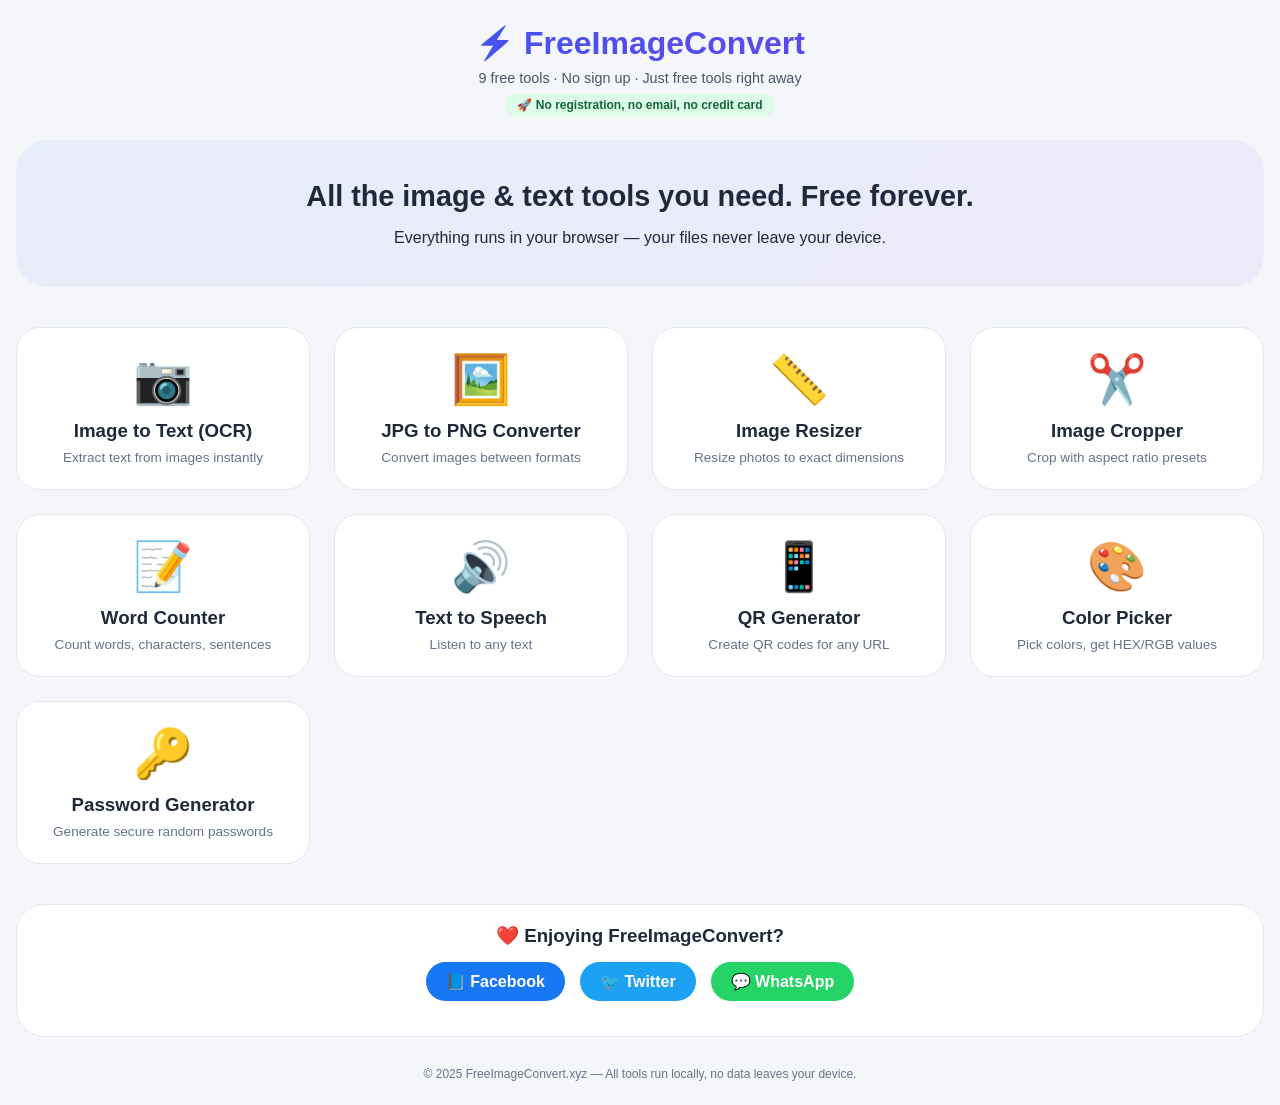
<file: index.html>
<!DOCTYPE html>
<html lang="en">
<head>
    <meta charset="UTF-8">
    <meta name="viewport" content="width=device-width, initial-scale=1.0">
    <title>FreeImageConvert - 9 Free Online Tools | No Signup Required</title>
    <meta name="description" content="9 free online tools: Image to Text OCR, JPG to PNG Converter, Image Resizer, Cropper, Word Counter, Text to Speech, QR Generator, Color Picker, Password Generator. 100% free, no registration.">
    <link rel="stylesheet" href="style.css">
    <style>
        .tools-grid {
            display: grid;
            grid-template-columns: repeat(auto-fill, minmax(280px, 1fr));
            gap: 24px;
            margin: 40px 0;
        }
        .tool-card {
            background: white;
            border-radius: 24px;
            padding: 24px;
            text-align: center;
            text-decoration: none;
            color: #1e293b;
            border: 1px solid #e2e8f0;
            transition: transform 0.2s, box-shadow 0.2s;
            display: block;
        }
        .tool-card:hover {
            transform: translateY(-4px);
            box-shadow: 0 20px 25px -12px rgba(0,0,0,0.1);
        }
        .tool-icon {
            font-size: 3rem;
            margin-bottom: 12px;
        }
        .tool-card h3 {
            margin-bottom: 8px;
        }
        .tool-card p {
            font-size: 0.85rem;
            color: #64748b;
        }
        .hero {
            text-align: center;
            padding: 40px 20px;
            background: linear-gradient(135deg, #2563eb10, #7c3aed10);
            border-radius: 32px;
            margin-bottom: 40px;
        }
        .hero h2 {
            font-size: 1.8rem;
            margin-bottom: 16px;
        }
    </style>
</head>
<body>
<div class="container">
    <div class="header">
        <h1>⚡ FreeImageConvert</h1>
        <div class="tagline">9 free tools · No sign up · Just free tools right away</div>
        <div class="no-signup-badge">🚀 No registration, no email, no credit card</div>
    </div>

    <div class="hero">
        <h2>All the image & text tools you need. Free forever.</h2>
        <p>Everything runs in your browser — your files never leave your device.</p>
    </div>

    <div class="tools-grid">
        <a href="ocr.html" class="tool-card">
            <div class="tool-icon">📷</div>
            <h3>Image to Text (OCR)</h3>
            <p>Extract text from images instantly</p>
        </a>
        <a href="convert.html" class="tool-card">
            <div class="tool-icon">🖼️</div>
            <h3>JPG to PNG Converter</h3>
            <p>Convert images between formats</p>
        </a>
        <a href="resize.html" class="tool-card">
            <div class="tool-icon">📏</div>
            <h3>Image Resizer</h3>
            <p>Resize photos to exact dimensions</p>
        </a>
        <a href="crop.html" class="tool-card">
            <div class="tool-icon">✂️</div>
            <h3>Image Cropper</h3>
            <p>Crop with aspect ratio presets</p>
        </a>
        <a href="wordcount.html" class="tool-card">
            <div class="tool-icon">📝</div>
            <h3>Word Counter</h3>
            <p>Count words, characters, sentences</p>
        </a>
        <a href="tts.html" class="tool-card">
            <div class="tool-icon">🔊</div>
            <h3>Text to Speech</h3>
            <p>Listen to any text</p>
        </a>
        <a href="qr.html" class="tool-card">
            <div class="tool-icon">📱</div>
            <h3>QR Generator</h3>
            <p>Create QR codes for any URL</p>
        </a>
        <a href="color.html" class="tool-card">
            <div class="tool-icon">🎨</div>
            <h3>Color Picker</h3>
            <p>Pick colors, get HEX/RGB values</p>
        </a>
        <a href="password.html" class="tool-card">
            <div class="tool-icon">🔑</div>
            <h3>Password Generator</h3>
            <p>Generate secure random passwords</p>
        </a>
    </div>

    <div class="social-section">
        <h3>❤️ Enjoying FreeImageConvert?</h3>
        <div class="social-buttons">
            <a href="#" class="social-btn facebook" onclick="shareFacebook()">📘 Facebook</a>
            <a href="#" class="social-btn twitter" onclick="shareTwitter()">🐦 Twitter</a>
            <a href="#" class="social-btn whatsapp" onclick="shareWhatsApp()">💬 WhatsApp</a>
        </div>
    </div>

    <footer>© 2025 FreeImageConvert.xyz — All tools run locally, no data leaves your device.</footer>
</div>

<script>
    function shareFacebook() {
        window.open(`https://www.facebook.com/sharer/sharer.php?u=${encodeURIComponent(window.location.href)}`, '_blank');
        return false;
    }
    function shareTwitter() {
        window.open(`https://twitter.com/intent/tweet?text=Check%20out%20these%20free%20tools%20at%20FreeImageConvert!&url=${encodeURIComponent(window.location.href)}`, '_blank');
        return false;
    }
    function shareWhatsApp() {
        window.open(`https://wa.me/?text=Check%20out%20FreeImageConvert%20-%20free%20tools%20for%20everyone!%20${encodeURIComponent(window.location.href)}`, '_blank');
        return false;
    }
</script>
</body>
</html>
</file>
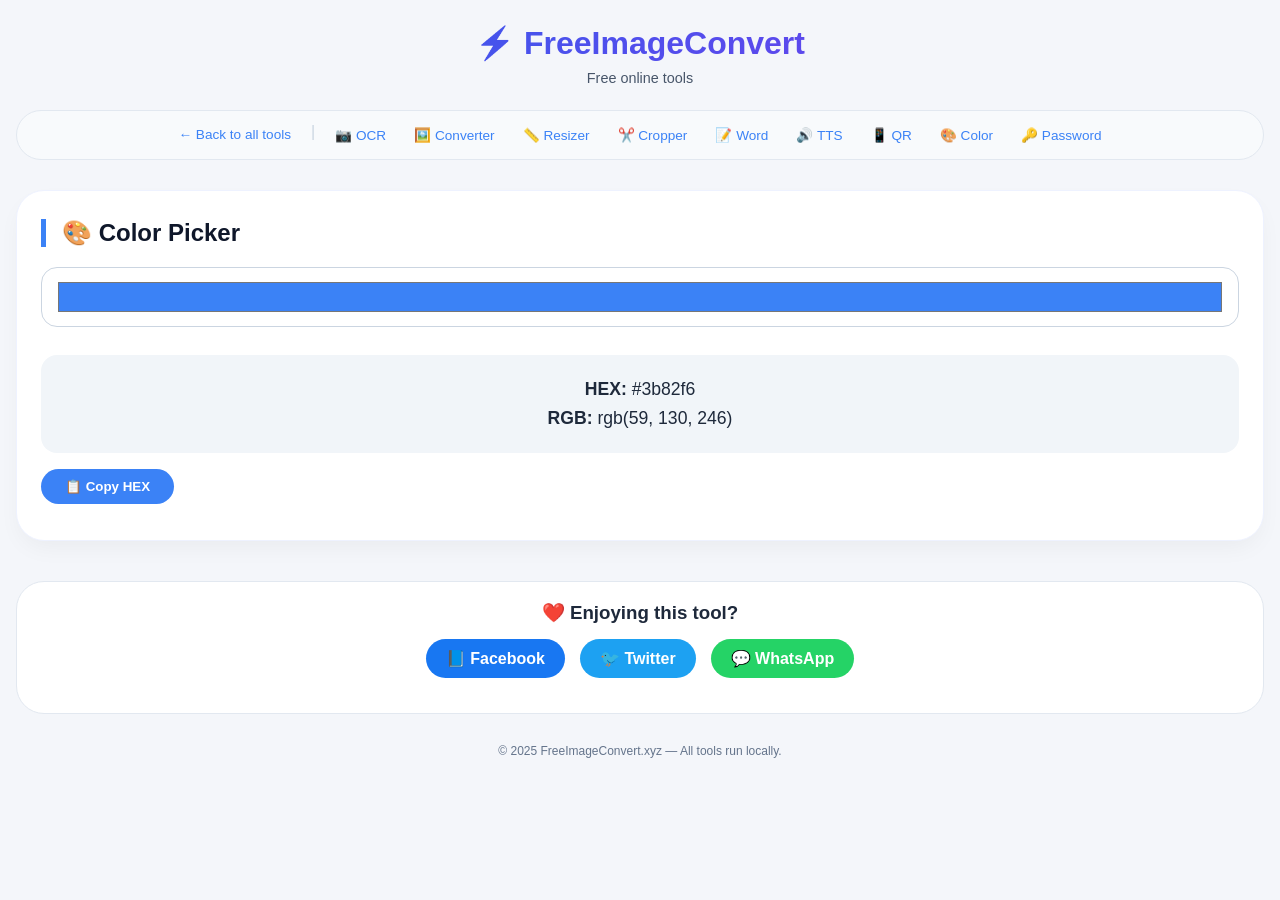
<file: color.html>
<!DOCTYPE html>
<html lang="en">
<head>
    <meta charset="UTF-8">
    <meta name="viewport" content="width=device-width, initial-scale=1.0">
    <title>Free Color Picker - Pick HEX & RGB Colors | FreeImageConvert</title>
    <link rel="stylesheet" href="style.css">
</head>
<body>
<div class="container">
    <div class="header">
        <h1>⚡ FreeImageConvert</h1>
        <div class="tagline">Free online tools</div>
    </div>

    <div class="tools-nav">
        <a href="index.html">← Back to all tools</a>
        <span>|</span>
        <a href="ocr.html">📷 OCR</a>
        <a href="convert.html">🖼️ Converter</a>
        <a href="resize.html">📏 Resizer</a>
        <a href="crop.html">✂️ Cropper</a>
        <a href="wordcount.html">📝 Word</a>
        <a href="tts.html">🔊 TTS</a>
        <a href="qr.html">📱 QR</a>
        <a href="color.html">🎨 Color</a>
        <a href="password.html">🔑 Password</a>
    </div>

    <!-- THIS IS THE TOOL CONTENT - MAKE SURE IT'S THERE -->
    <div class="tool-panel">
        <div class="tool-title">🎨 Color Picker</div>
        <input type="color" id="colorPicker" value="#3b82f6" style="width: 100%; height: 60px; cursor: pointer;">
        <div class="color-info" style="background: #f1f5f9; padding: 16px; border-radius: 16px; margin: 16px 0; text-align: center;">
            <p><strong>HEX:</strong> <span id="hexValue">#3b82f6</span></p>
            <p><strong>RGB:</strong> <span id="rgbValue">rgb(59, 130, 246)</span></p>
        </div>
        <button onclick="copyColor()">📋 Copy HEX</button>
        <div id="colorStatus"></div>
    </div>

    <div class="social-section">
        <h3>❤️ Enjoying this tool?</h3>
        <div class="social-buttons">
            <a href="#" class="social-btn facebook" onclick="shareFacebook()">📘 Facebook</a>
            <a href="#" class="social-btn twitter" onclick="shareTwitter()">🐦 Twitter</a>
            <a href="#" class="social-btn whatsapp" onclick="shareWhatsApp()">💬 WhatsApp</a>
        </div>
    </div>

    <footer>© 2025 FreeImageConvert.xyz — All tools run locally.</footer>
</div>

<script src="script.js"></script>
<script>
    const colorPicker = document.getElementById('colorPicker');
    const hexValue = document.getElementById('hexValue');
    const rgbValue = document.getElementById('rgbValue');

    function updateColor() {
        const hex = colorPicker.value;
        hexValue.textContent = hex;
        const r = parseInt(hex.slice(1, 3), 16);
        const g = parseInt(hex.slice(3, 5), 16);
        const b = parseInt(hex.slice(5, 7), 16);
        rgbValue.textContent = `rgb(${r}, ${g}, ${b})`;
    }

    function copyColor() {
        navigator.clipboard.writeText(colorPicker.value);
        const statusDiv = document.getElementById('colorStatus');
        statusDiv.innerHTML = '<div class="status-message status-success">✅ HEX copied!</div>';
        setTimeout(() => { statusDiv.innerHTML = ''; }, 2000);
    }

    colorPicker.addEventListener('input', updateColor);
    updateColor();

    function shareFacebook() { window.open(`https://www.facebook.com/sharer/sharer.php?u=${encodeURIComponent(window.location.href)}`, '_blank'); return false; }
    function shareTwitter() { window.open(`https://twitter.com/intent/tweet?text=Free%20Color%20Picker&url=${encodeURIComponent(window.location.href)}`, '_blank'); return false; }
    function shareWhatsApp() { window.open(`https://wa.me/?text=Check%20out%20this%20free%20color%20picker!%20${encodeURIComponent(window.location.href)}`, '_blank'); return false; }
</script>
</body>
</html>
</file>
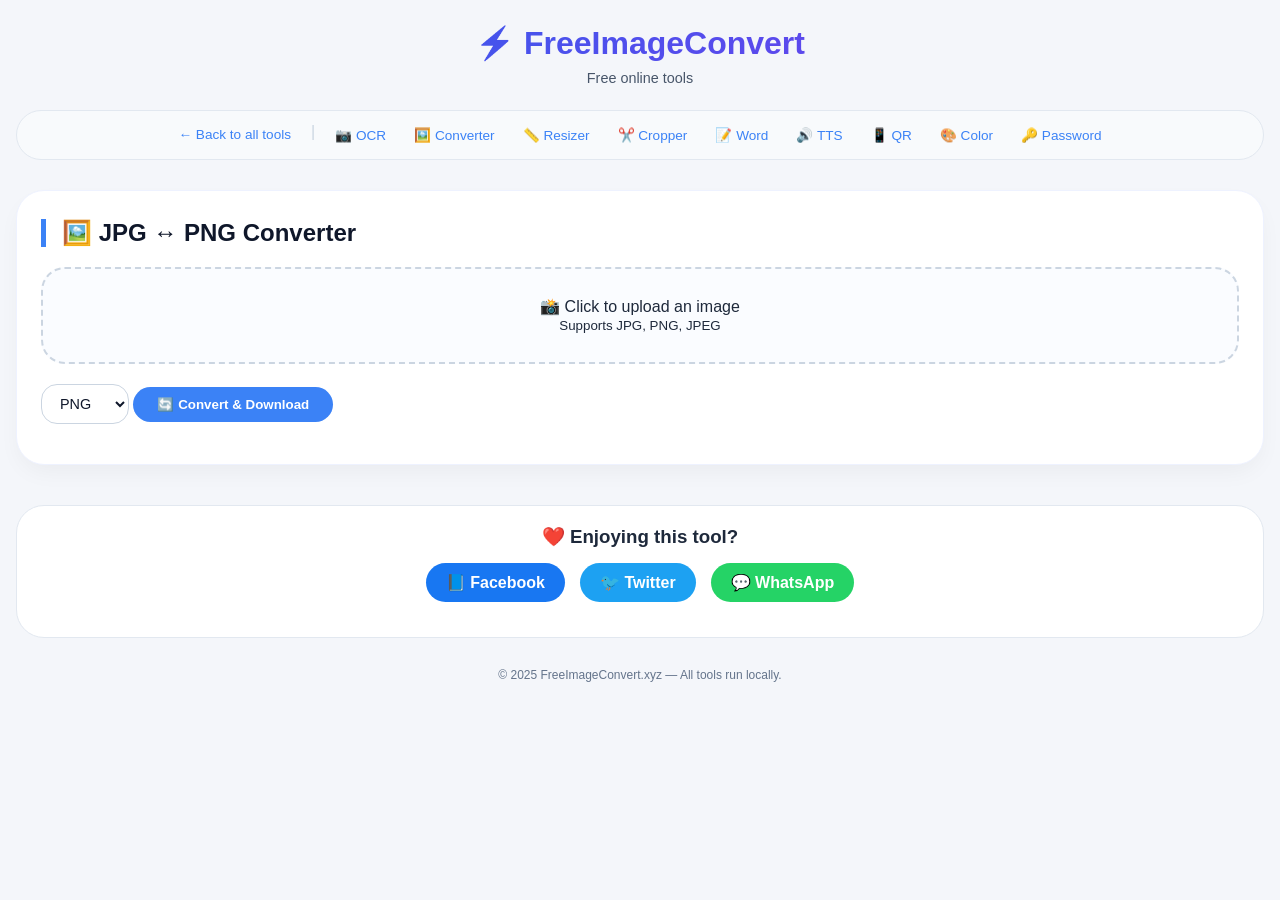
<file: convert.html>
<!DOCTYPE html>
<html lang="en">
<head>
    <meta charset="UTF-8">
    <meta name="viewport" content="width=device-width, initial-scale=1.0">
    <title>Free JPG to PNG Converter - Convert Images Online | FreeImageConvert</title>
    <meta name="description" content="Convert JPG to PNG and PNG to JPG online for free. No registration, no file uploads. Fast and private image conversion.">
    <link rel="stylesheet" href="style.css">
</head>
<body>
<div class="container">
    <div class="header">
        <h1>⚡ FreeImageConvert</h1>
        <div class="tagline">Free online tools</div>
    </div>

    <div class="tools-nav">
        <a href="index.html">← Back to all tools</a>
        <span>|</span>
        <a href="ocr.html">📷 OCR</a>
        <a href="convert.html">🖼️ Converter</a>
        <a href="resize.html">📏 Resizer</a>
        <a href="crop.html">✂️ Cropper</a>
        <a href="wordcount.html">📝 Word</a>
        <a href="tts.html">🔊 TTS</a>
        <a href="qr.html">📱 QR</a>
        <a href="color.html">🎨 Color</a>
        <a href="password.html">🔑 Password</a>
    </div>

    <div class="tool-panel">
        <div class="tool-title">🖼️ JPG ↔ PNG Converter</div>
        <div class="upload-area" id="convUploadArea" onclick="document.getElementById('convertInput').click()">
            <p>📸 Click to upload an image</p>
            <small>Supports JPG, PNG, JPEG</small>
        </div>
        <input type="file" id="convertInput" accept="image/*" style="display:none">
        <div id="convStatus"></div>
        <select id="convertFormat" class="compact-select">
            <option value="image/png">PNG</option>
            <option value="image/jpeg">JPEG</option>
        </select>
        <button onclick="convertImageExec()">🔄 Convert & Download</button>
        <div id="convResult" class="result-area">
            <img id="convertedPreview" class="preview-img">
        </div>
    </div>

    <div class="social-section">
        <h3>❤️ Enjoying this tool?</h3>
        <div class="social-buttons">
            <a href="#" class="social-btn facebook" onclick="shareFacebook()">📘 Facebook</a>
            <a href="#" class="social-btn twitter" onclick="shareTwitter()">🐦 Twitter</a>
            <a href="#" class="social-btn whatsapp" onclick="shareWhatsApp()">💬 WhatsApp</a>
        </div>
    </div>

    <footer>© 2025 FreeImageConvert.xyz — All tools run locally.</footer>
</div>

<script src="script.js"></script>
<script>
    let convBlob = null;
    document.getElementById('convertInput').addEventListener('change', e => {
        const f = e.target.files[0];
        if (!f) return;
        updateUploadArea('convUploadArea', f.name);
        showStatus('convStatus', 'Processing image...', 'info');
        const reader = new FileReader();
        reader.onload = ev => {
            const img = new Image();
            img.onload = () => {
                const canvas = document.createElement('canvas');
                canvas.width = img.width;
                canvas.height = img.height;
                canvas.getContext('2d').drawImage(img, 0, 0);
                const fmt = document.getElementById('convertFormat').value;
                canvas.toBlob(blob => {
                    convBlob = blob;
                    const url = URL.createObjectURL(blob);
                    document.getElementById('convertedPreview').src = url;
                    document.getElementById('convResult').classList.add('show');
                    showStatus('convStatus', 'Ready to download', 'success');
                }, fmt);
            };
            img.src = ev.target.result;
        };
        reader.readAsDataURL(f);
    });

    function convertImageExec() {
        if (convBlob) {
            const fmt = document.getElementById('convertFormat').value;
            const ext = fmt === 'image/png' ? 'png' : 'jpg';
            const url = URL.createObjectURL(convBlob);
            const a = document.createElement('a');
            a.href = url;
            a.download = `converted.${ext}`;
            a.click();
            URL.revokeObjectURL(url);
            showStatus('convStatus', '✅ Download started!', 'success');
        } else {
            showStatus('convStatus', '⚠️ Upload an image first', 'error');
        }
    }

    function shareFacebook() { window.open(`https://www.facebook.com/sharer/sharer.php?u=${encodeURIComponent(window.location.href)}`, '_blank'); return false; }
    function shareTwitter() { window.open(`https://twitter.com/intent/tweet?text=Free%20JPG%20to%20PNG%20Converter&url=${encodeURIComponent(window.location.href)}`, '_blank'); return false; }
    function shareWhatsApp() { window.open(`https://wa.me/?text=Check%20out%20this%20free%20image%20converter!%20${encodeURIComponent(window.location.href)}`, '_blank'); return false; }
</script>
</body>
</html>
</file>
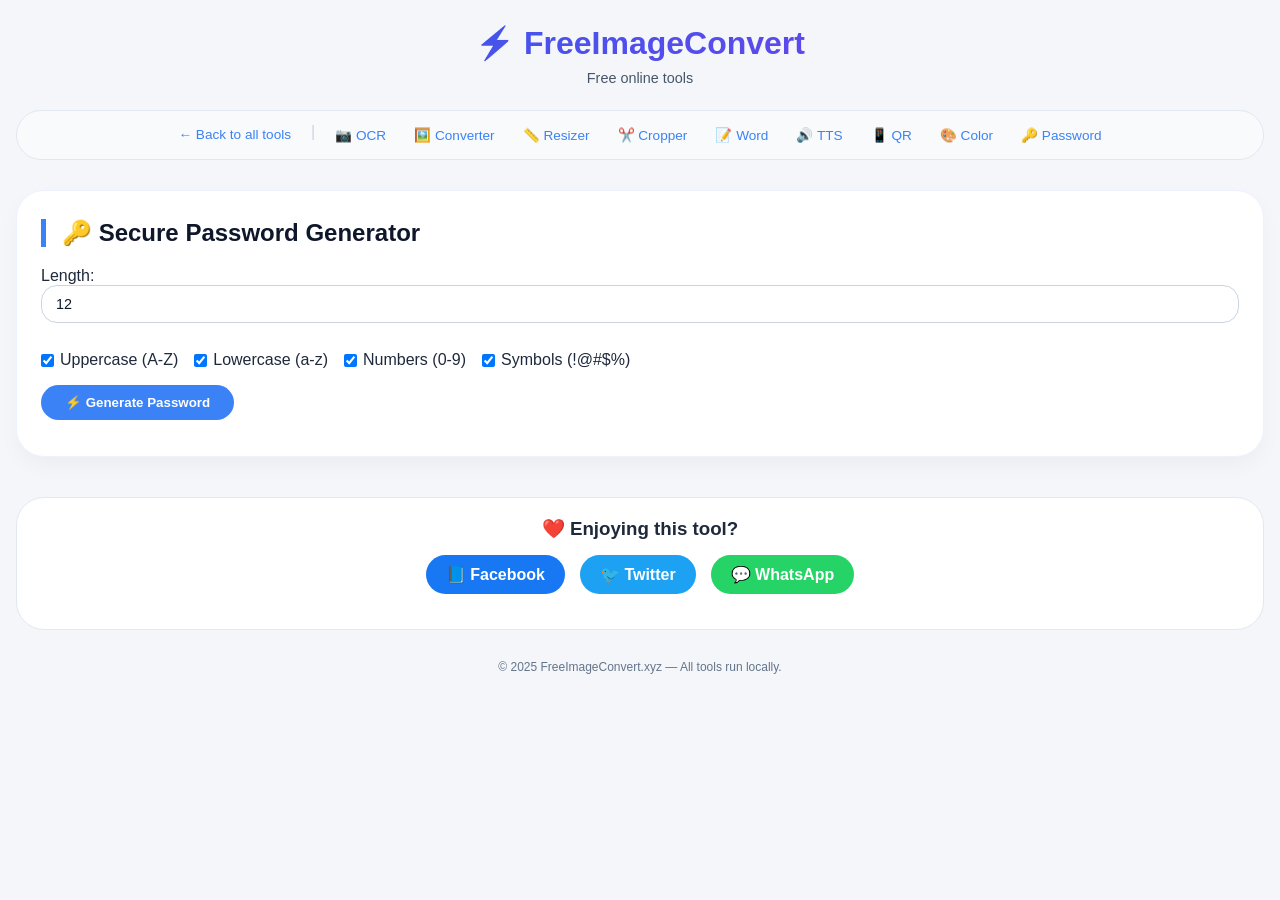
<file: password.html>
<!DOCTYPE html>
<html lang="en">
<head>
    <meta charset="UTF-8">
    <meta name="viewport" content="width=device-width, initial-scale=1.0">
    <title>Free Password Generator - Secure Random Passwords | FreeImageConvert</title>
    <meta name="description" content="Generate secure random passwords with custom length and character types. Free password generator.">
    <link rel="stylesheet" href="style.css">
</head>
<body>
<div class="container">
    <div class="header">
        <h1>⚡ FreeImageConvert</h1>
        <div class="tagline">Free online tools</div>
    </div>

    <div class="tools-nav">
        <a href="index.html">← Back to all tools</a>
        <span>|</span>
        <a href="ocr.html">📷 OCR</a>
        <a href="convert.html">🖼️ Converter</a>
        <a href="resize.html">📏 Resizer</a>
        <a href="crop.html">✂️ Cropper</a>
        <a href="wordcount.html">📝 Word</a>
        <a href="tts.html">🔊 TTS</a>
        <a href="qr.html">📱 QR</a>
        <a href="color.html">🎨 Color</a>
        <a href="password.html">🔑 Password</a>
    </div>

    <div class="tool-panel">
        <div class="tool-title">🔑 Secure Password Generator</div>
        <div><label>Length: <input type="number" id="passLength" value="12" min="4" max="32"></label></div>
        <div class="checkbox-group">
            <label><input type="checkbox" id="useUpper" checked> Uppercase (A-Z)</label>
            <label><input type="checkbox" id="useLower" checked> Lowercase (a-z)</label>
            <label><input type="checkbox" id="useNumbers" checked> Numbers (0-9)</label>
            <label><input type="checkbox" id="useSymbols" checked> Symbols (!@#$%)</label>
        </div>
        <button onclick="generatePassword()">⚡ Generate Password</button>
        <div id="passResult" class="result-area">
            <input type="text" id="generatedPass" readonly>
            <button onclick="copyPassword()">📋 Copy</button>
        </div>
    </div>

    <div class="social-section">
        <h3>❤️ Enjoying this tool?</h3>
        <div class="social-buttons">
            <a href="#" class="social-btn facebook" onclick="shareFacebook()">📘 Facebook</a>
            <a href="#" class="social-btn twitter" onclick="shareTwitter()">🐦 Twitter</a>
            <a href="#" class="social-btn whatsapp" onclick="shareWhatsApp()">💬 WhatsApp</a>
        </div>
    </div>

    <footer>© 2025 FreeImageConvert.xyz — All tools run locally.</footer>
</div>

<script src="script.js"></script>
<script>
    function generatePassword() {
        const len = parseInt(document.getElementById('passLength').value);
        const upper = 'ABCDEFGHIJKLMNOPQRSTUVWXYZ';
        const lower = 'abcdefghijklmnopqrstuvwxyz';
        const numbers = '0123456789';
        const symbols = '!@#$%^&*()_+[]{}';
        let chars = '';
        if (document.getElementById('useUpper').checked) chars += upper;
        if (document.getElementById('useLower').checked) chars += lower;
        if (document.getElementById('useNumbers').checked) chars += numbers;
        if (document.getElementById('useSymbols').checked) chars += symbols;
        if (!chars) {
            alert('Select at least one character type');
            return;
        }
        let pass = '';
        for (let i = 0; i < len; i++) {
            pass += chars[Math.floor(Math.random() * chars.length)];
        }
        document.getElementById('generatedPass').value = pass;
        document.getElementById('passResult').classList.add('show');
    }

    function copyPassword() {
        const pass = document.getElementById('generatedPass').value;
        if (!pass) {
            alert('Generate a password first');
            return;
        }
        navigator.clipboard.writeText(pass);
        showStatus('passResult', '✅ Password copied!', 'success');
    }

    function shareFacebook() { window.open(`https://www.facebook.com/sharer/sharer.php?u=${encodeURIComponent(window.location.href)}`, '_blank'); return false; }
    function shareTwitter() { window.open(`https://twitter.com/intent/tweet?text=Free%20Password%20Generator&url=${encodeURIComponent(window.location.href)}`, '_blank'); return false; }
    function shareWhatsApp() { window.open(`https://wa.me/?text=Check%20out%20this%20free%20password%20generator!%20${encodeURIComponent(window.location.href)}`, '_blank'); return false; }
</script>
</body>
</html>
</file>
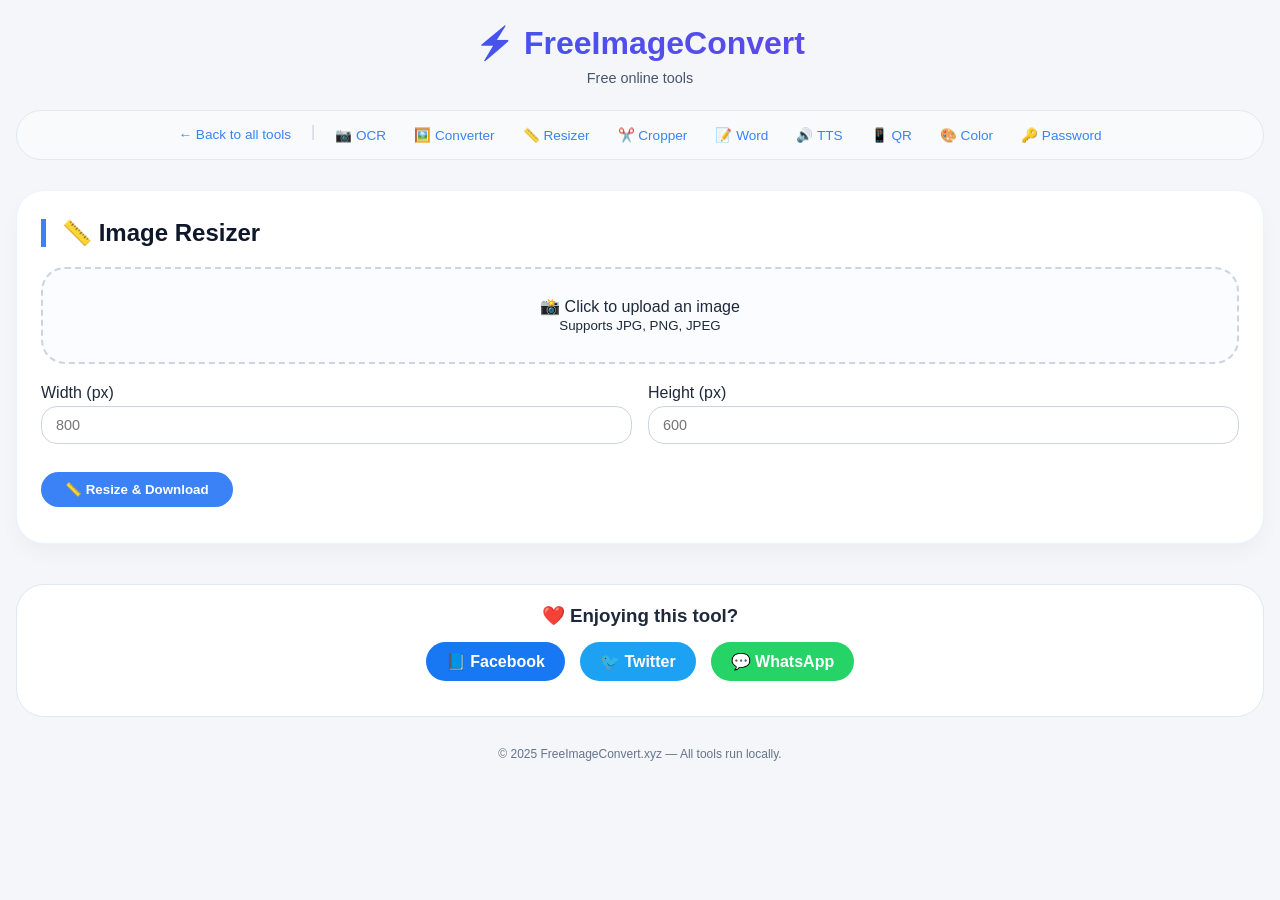
<file: resize.html>
<!DOCTYPE html>
<html lang="en">
<head>
    <meta charset="UTF-8">
    <meta name="viewport" content="width=device-width, initial-scale=1.0">
    <title>Free Image Resizer - Resize Photos Online | FreeImageConvert</title>
    <meta name="description" content="Resize images online for free. Enter custom width and height. Perfect for social media, email, and websites.">
    <link rel="stylesheet" href="style.css">
</head>
<body>
<div class="container">
    <div class="header">
        <h1>⚡ FreeImageConvert</h1>
        <div class="tagline">Free online tools</div>
    </div>

    <div class="tools-nav">
        <a href="index.html">← Back to all tools</a>
        <span>|</span>
        <a href="ocr.html">📷 OCR</a>
        <a href="convert.html">🖼️ Converter</a>
        <a href="resize.html">📏 Resizer</a>
        <a href="crop.html">✂️ Cropper</a>
        <a href="wordcount.html">📝 Word</a>
        <a href="tts.html">🔊 TTS</a>
        <a href="qr.html">📱 QR</a>
        <a href="color.html">🎨 Color</a>
        <a href="password.html">🔑 Password</a>
    </div>

    <div class="tool-panel">
        <div class="tool-title">📏 Image Resizer</div>
        <div class="upload-area" id="resizeUploadArea" onclick="document.getElementById('resizeInput').click()">
            <p>📸 Click to upload an image</p>
            <small>Supports JPG, PNG, JPEG</small>
        </div>
        <input type="file" id="resizeInput" accept="image/*" style="display:none">
        <div id="resizeStatus"></div>
        <div class="resize-inputs">
            <div><label>Width (px)</label><input type="number" id="width" placeholder="800"></div>
            <div><label>Height (px)</label><input type="number" id="height" placeholder="600"></div>
        </div>
        <button onclick="resizeImageSimple()">📏 Resize & Download</button>
        <div id="resizeResult" class="result-area">
            <img id="resizedPreview" class="preview-img">
        </div>
    </div>

    <div class="social-section">
        <h3>❤️ Enjoying this tool?</h3>
        <div class="social-buttons">
            <a href="#" class="social-btn facebook" onclick="shareFacebook()">📘 Facebook</a>
            <a href="#" class="social-btn twitter" onclick="shareTwitter()">🐦 Twitter</a>
            <a href="#" class="social-btn whatsapp" onclick="shareWhatsApp()">💬 WhatsApp</a>
        </div>
    </div>

    <footer>© 2025 FreeImageConvert.xyz — All tools run locally.</footer>
</div>

<script src="script.js"></script>
<script>
    let resizeImgObj = null;
    document.getElementById('resizeInput').addEventListener('change', e => {
        const f = e.target.files[0];
        if (!f) return;
        updateUploadArea('resizeUploadArea', f.name);
        const reader = new FileReader();
        reader.onload = ev => {
            const img = new Image();
            img.onload = () => {
                resizeImgObj = img;
                document.getElementById('width').value = img.width;
                document.getElementById('height').value = img.height;
                showStatus('resizeStatus', '✅ Image loaded', 'success');
            };
            img.src = ev.target.result;
        };
        reader.readAsDataURL(f);
    });

    function resizeImageSimple() {
        if (!resizeImgObj) {
            showStatus('resizeStatus', '⚠️ Upload an image first', 'error');
            return;
        }
        const w = parseInt(document.getElementById('width').value);
        const h = parseInt(document.getElementById('height').value);
        if (isNaN(w) || isNaN(h) || w < 1 || h < 1) {
            showStatus('resizeStatus', '⚠️ Enter valid width and height', 'error');
            return;
        }
        const canvas = document.createElement('canvas');
        canvas.width = w;
        canvas.height = h;
        canvas.getContext('2d').drawImage(resizeImgObj, 0, 0, w, h);
        canvas.toBlob(blob => {
            const url = URL.createObjectURL(blob);
            document.getElementById('resizedPreview').src = url;
            document.getElementById('resizeResult').classList.add('show');
            const a = document.createElement('a');
            a.href = url;
            a.download = 'resized.png';
            a.click();
            URL.revokeObjectURL(url);
            showStatus('resizeStatus', '✅ Resized & downloaded!', 'success');
        });
    }

    function shareFacebook() { window.open(`https://www.facebook.com/sharer/sharer.php?u=${encodeURIComponent(window.location.href)}`, '_blank'); return false; }
    function shareTwitter() { window.open(`https://twitter.com/intent/tweet?text=Free%20Image%20Resizer&url=${encodeURIComponent(window.location.href)}`, '_blank'); return false; }
    function shareWhatsApp() { window.open(`https://wa.me/?text=Check%20out%20this%20free%20image%20resizer!%20${encodeURIComponent(window.location.href)}`, '_blank'); return false; }
</script>
</body>
</html>
</file>
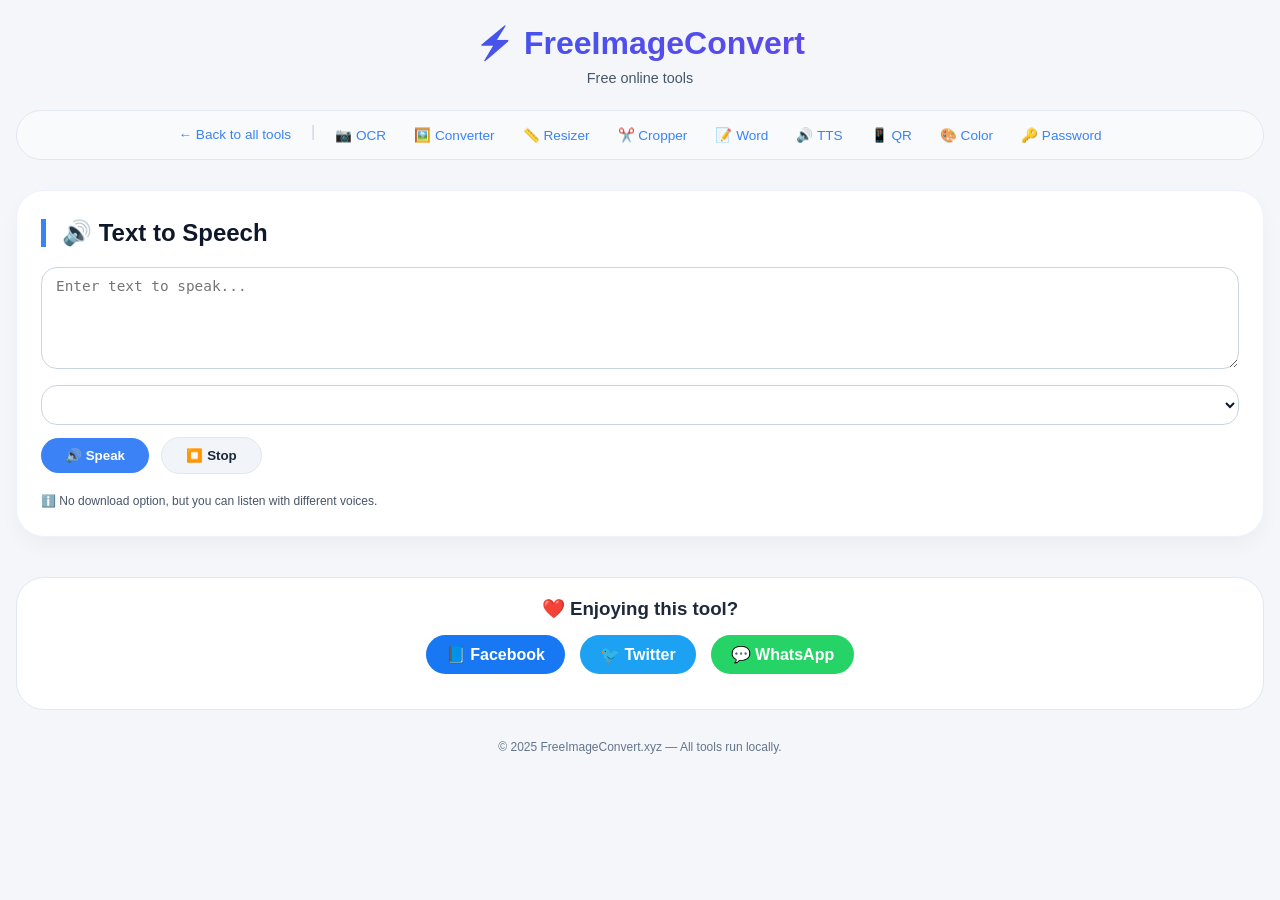
<file: tts.html>
<!DOCTYPE html>
<html lang="en">
<head>
    <meta charset="UTF-8">
    <meta name="viewport" content="width=device-width, initial-scale=1.0">
    <title>Free Text to Speech - Read Aloud Online | FreeImageConvert</title>
    <meta name="description" content="Convert text to speech online for free. Choose from multiple voices. Listen to any text read aloud.">
    <link rel="stylesheet" href="style.css">
</head>
<body>
<div class="container">
    <div class="header">
        <h1>⚡ FreeImageConvert</h1>
        <div class="tagline">Free online tools</div>
    </div>

    <div class="tools-nav">
        <a href="index.html">← Back to all tools</a>
        <span>|</span>
        <a href="ocr.html">📷 OCR</a>
        <a href="convert.html">🖼️ Converter</a>
        <a href="resize.html">📏 Resizer</a>
        <a href="crop.html">✂️ Cropper</a>
        <a href="wordcount.html">📝 Word</a>
        <a href="tts.html">🔊 TTS</a>
        <a href="qr.html">📱 QR</a>
        <a href="color.html">🎨 Color</a>
        <a href="password.html">🔑 Password</a>
    </div>

    <div class="tool-panel">
        <div class="tool-title">🔊 Text to Speech</div>
        <textarea id="ttsInput" rows="5" placeholder="Enter text to speak..."></textarea>
        <select id="voiceSelect"></select>
        <button onclick="speakText()">🔊 Speak</button>
        <button onclick="stopSpeech()" class="btn-secondary">⏹️ Stop</button>
        <div id="ttsStatus"></div>
        <p class="info-note">ℹ️ No download option, but you can listen with different voices.</p>
    </div>

    <div class="social-section">
        <h3>❤️ Enjoying this tool?</h3>
        <div class="social-buttons">
            <a href="#" class="social-btn facebook" onclick="shareFacebook()">📘 Facebook</a>
            <a href="#" class="social-btn twitter" onclick="shareTwitter()">🐦 Twitter</a>
            <a href="#" class="social-btn whatsapp" onclick="shareWhatsApp()">💬 WhatsApp</a>
        </div>
    </div>

    <footer>© 2025 FreeImageConvert.xyz — All tools run locally.</footer>
</div>

<script src="script.js"></script>
<script>
    let voices = [];
    function loadVoices() {
        voices = window.speechSynthesis.getVoices();
        const select = document.getElementById('voiceSelect');
        select.innerHTML = '';
        voices.forEach(v => {
            const opt = document.createElement('option');
            opt.value = v.name;
            opt.textContent = `${v.name} (${v.lang})`;
            select.appendChild(opt);
        });
    }
    window.speechSynthesis.onvoiceschanged = loadVoices;
    setTimeout(loadVoices, 100);

    function speakText() {
        const text = document.getElementById('ttsInput').value;
        if (!text.trim()) {
            showStatus('ttsStatus', '⚠️ Enter some text first', 'error');
            return;
        }
        const utter = new SpeechSynthesisUtterance(text);
        const selected = document.getElementById('voiceSelect').value;
        const voice = voices.find(v => v.name === selected);
        if (voice) utter.voice = voice;
        window.speechSynthesis.speak(utter);
        showStatus('ttsStatus', '🔊 Speaking...', 'info');
    }

    function stopSpeech() {
        window.speechSynthesis.cancel();
        showStatus('ttsStatus', '⏹️ Stopped', 'info');
    }

    function shareFacebook() { window.open(`https://www.facebook.com/sharer/sharer.php?u=${encodeURIComponent(window.location.href)}`, '_blank'); return false; }
    function shareTwitter() { window.open(`https://twitter.com/intent/tweet?text=Free%20Text%20to%20Speech&url=${encodeURIComponent(window.location.href)}`, '_blank'); return false; }
    function shareWhatsApp() { window.open(`https://wa.me/?text=Check%20out%20this%20free%20TTS%20tool!%20${encodeURIComponent(window.location.href)}`, '_blank'); return false; }
</script>
</body>
</html>
</file>
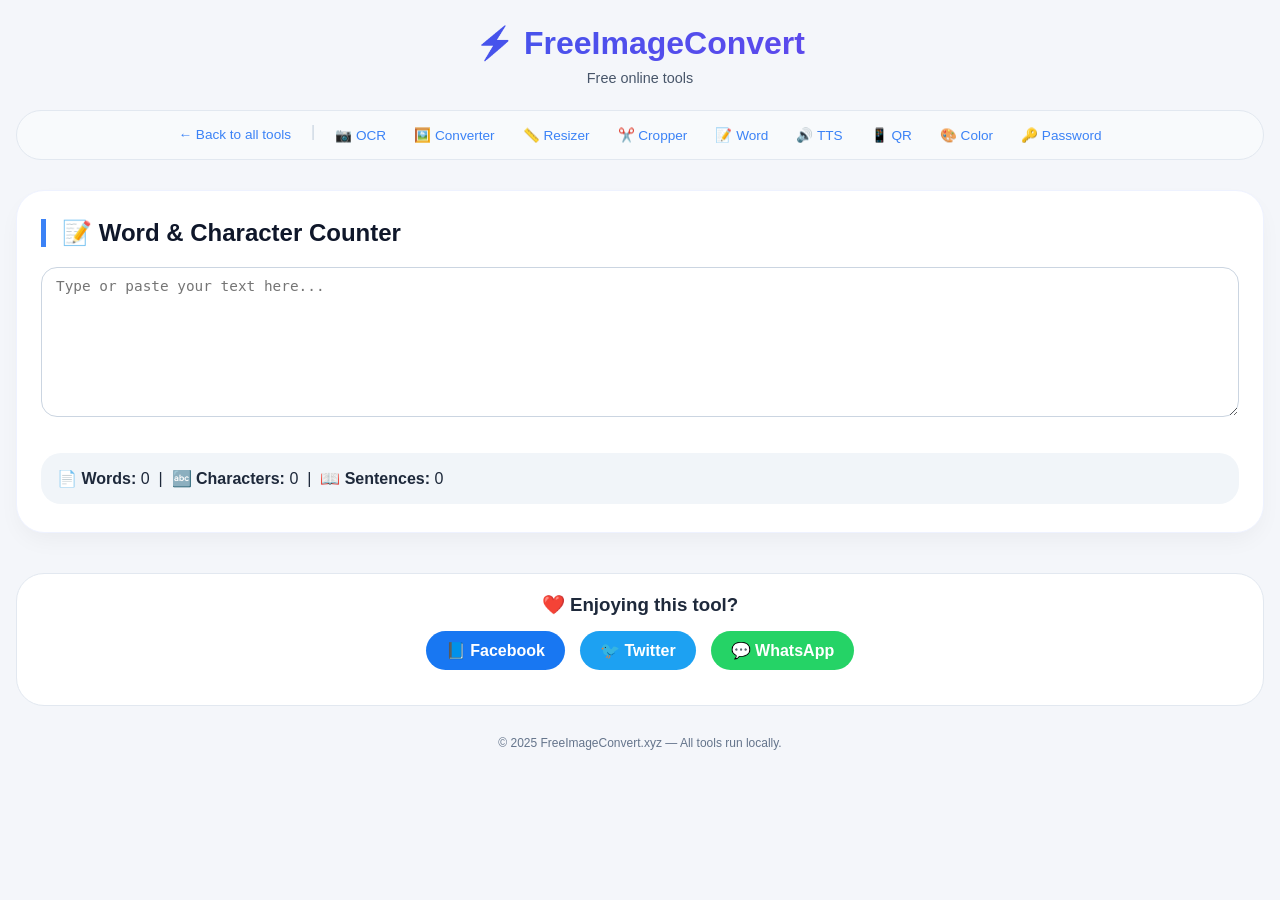
<file: wordcount.html>
<!DOCTYPE html>
<html lang="en">
<head>
    <meta charset="UTF-8">
    <meta name="viewport" content="width=device-width, initial-scale=1.0">
    <title>Free Word Counter - Count Words & Characters | FreeImageConvert</title>
    <meta name="description" content="Count words, characters, and sentences instantly. Free online word counter for essays, blogs, and documents.">
    <link rel="stylesheet" href="style.css">
</head>
<body>
<div class="container">
    <div class="header">
        <h1>⚡ FreeImageConvert</h1>
        <div class="tagline">Free online tools</div>
    </div>

    <div class="tools-nav">
        <a href="index.html">← Back to all tools</a>
        <span>|</span>
        <a href="ocr.html">📷 OCR</a>
        <a href="convert.html">🖼️ Converter</a>
        <a href="resize.html">📏 Resizer</a>
        <a href="crop.html">✂️ Cropper</a>
        <a href="wordcount.html">📝 Word</a>
        <a href="tts.html">🔊 TTS</a>
        <a href="qr.html">📱 QR</a>
        <a href="color.html">🎨 Color</a>
        <a href="password.html">🔑 Password</a>
    </div>

    <div class="tool-panel">
        <div class="tool-title">📝 Word & Character Counter</div>
        <textarea id="wordInput" rows="8" placeholder="Type or paste your text here..."></textarea>
        <div class="stats-box">
            <p><strong>📄 Words:</strong> <span id="wordCount">0</span> &nbsp;|&nbsp; <strong>🔤 Characters:</strong> <span id="charCount">0</span> &nbsp;|&nbsp; <strong>📖 Sentences:</strong> <span id="sentenceCount">0</span></p>
        </div>
    </div>

    <div class="social-section">
        <h3>❤️ Enjoying this tool?</h3>
        <div class="social-buttons">
            <a href="#" class="social-btn facebook" onclick="shareFacebook()">📘 Facebook</a>
            <a href="#" class="social-btn twitter" onclick="shareTwitter()">🐦 Twitter</a>
            <a href="#" class="social-btn whatsapp" onclick="shareWhatsApp()">💬 WhatsApp</a>
        </div>
    </div>

    <footer>© 2025 FreeImageConvert.xyz — All tools run locally.</footer>
</div>

<script src="script.js"></script>
<script>
    const wi = document.getElementById('wordInput');
    function updateCounts() {
        const t = wi.value;
        const words = t.trim() === '' ? 0 : t.trim().split(/\s+/).length;
        const chars = t.length;
        const sentences = t.split(/[.!?]+/).filter(x => x.trim().length > 0).length;
        document.getElementById('wordCount').innerText = words;
        document.getElementById('charCount').innerText = chars;
        document.getElementById('sentenceCount').innerText = sentences;
    }
    wi.addEventListener('input', updateCounts);
    updateCounts();

    function shareFacebook() { window.open(`https://www.facebook.com/sharer/sharer.php?u=${encodeURIComponent(window.location.href)}`, '_blank'); return false; }
    function shareTwitter() { window.open(`https://twitter.com/intent/tweet?text=Free%20Word%20Counter&url=${encodeURIComponent(window.location.href)}`, '_blank'); return false; }
    function shareWhatsApp() { window.open(`https://wa.me/?text=Check%20out%20this%20free%20word%20counter!%20${encodeURIComponent(window.location.href)}`, '_blank'); return false; }
</script>
</body>
</html>
</file>
<file: style.css>
* {
    margin: 0;
    padding: 0;
    box-sizing: border-box;
}

body {
    font-family: 'Segoe UI', Roboto, sans-serif;
    background: #f4f6fa;
    color: #1e293b;
    padding: 24px 16px;
}

.container {
    max-width: 1300px;
    margin: 0 auto;
}

.header {
    text-align: center;
    margin-bottom: 24px;
}

.header h1 {
    font-size: 2rem;
    background: linear-gradient(135deg, #2563eb, #7c3aed);
    -webkit-background-clip: text;
    background-clip: text;
    color: transparent;
}

.tagline {
    color: #475569;
    margin-top: 8px;
    font-size: 0.9rem;
}

.no-signup-badge {
    display: inline-block;
    background: #dcfce7;
    color: #166534;
    padding: 4px 12px;
    border-radius: 40px;
    font-size: 0.75rem;
    font-weight: 600;
    margin-top: 8px;
}

.tabs-wrapper {
    margin-bottom: 28px;
}

.tabs-row {
    display: flex;
    flex-wrap: wrap;
    justify-content: center;
    gap: 10px;
    margin-bottom: 12px;
}

.tab-btn {
    background: white;
    border: 1px solid #cbd5e1;
    padding: 10px 18px;
    border-radius: 40px;
    font-size: 0.85rem;
    font-weight: 600;
    cursor: pointer;
    color: #1e293b;
    transition: all 0.2s;
}

.tab-btn:hover {
    background: #e2e8f0;
}

.tab-btn.active {
    background: #2563eb;
    color: white;
    border-color: #2563eb;
}

.tool-panel {
    display: block;
    background: white;
    border-radius: 28px;
    padding: 28px 24px;
    box-shadow: 0 10px 25px -5px rgba(0, 0, 0, 0.05);
    border: 1px solid #eef2ff;
}

.tool-panel.active {
    display: block;
}

.tool-title {
    font-size: 1.5rem;
    font-weight: 700;
    margin-bottom: 20px;
    border-left: 5px solid #3b82f6;
    padding-left: 16px;
    color: #0f172a;
}

.upload-area {
    border: 2px dashed #cbd5e1;
    border-radius: 24px;
    padding: 28px 20px;
    text-align: center;
    cursor: pointer;
    background: #fafcff;
    margin-bottom: 20px;
}

.upload-area:hover {
    border-color: #3b82f6;
    background: #eff6ff;
}

.upload-area.has-file {
    border-color: #10b981;
    background: #f0fdf4;
}

.filename-badge {
    margin-top: 10px;
    font-size: 0.8rem;
    color: #059669;
    background: #d1fae5;
    display: inline-block;
    padding: 4px 12px;
    border-radius: 20px;
}

input, select, textarea {
    background: white;
    border: 1px solid #cbd5e1;
    border-radius: 16px;
    padding: 10px 14px;
    color: #0f172a;
    font-size: 0.9rem;
    width: 100%;
    margin-bottom: 12px;
}

input:focus, select:focus, textarea:focus {
    outline: none;
    border-color: #3b82f6;
    box-shadow: 0 0 0 3px rgba(59, 130, 246, 0.2);
}

button, .btn-primary {
    background: #3b82f6;
    border: none;
    padding: 10px 24px;
    border-radius: 40px;
    font-weight: 600;
    color: white;
    cursor: pointer;
    margin-right: 8px;
    margin-bottom: 8px;
}

.btn-secondary {
    background: #f1f5f9;
    color: #1e293b;
    border: 1px solid #e2e8f0;
}

button:disabled {
    opacity: 0.5;
    cursor: not-allowed;
}

.result-area {
    margin-top: 24px;
    padding: 20px;
    background: #f8fafc;
    border-radius: 20px;
    display: none;
    border: 1px solid #e2e8f0;
}

.result-area.show {
    display: block;
}

.status-message {
    padding: 12px 16px;
    border-radius: 20px;
    margin-bottom: 16px;
    font-size: 0.85rem;
}

.status-success {
    background: #dcfce7;
    color: #166534;
    border-left: 4px solid #22c55e;
}

.status-error {
    background: #fee2e2;
    color: #991b1b;
    border-left: 4px solid #ef4444;
}

.status-info {
    background: #dbeafe;
    color: #1e40af;
    border-left: 4px solid #3b82f6;
}

.loader {
    display: inline-block;
    width: 18px;
    height: 18px;
    border: 2px solid #ffffff80;
    border-top: 2px solid white;
    border-radius: 50%;
    animation: spin 0.8s linear infinite;
    margin-right: 8px;
    vertical-align: middle;
}

@keyframes spin {
    to { transform: rotate(360deg); }
}

.preview-img {
    max-width: 100%;
    max-height: 200px;
    border-radius: 16px;
    margin-top: 12px;
    border: 1px solid #e2e8f0;
}

.resize-inputs {
    display: flex;
    gap: 16px;
    flex-wrap: wrap;
    margin: 16px 0;
}

.resize-inputs div {
    flex: 1;
}

.resize-inputs label {
    display: block;
    font-weight: 500;
    margin-bottom: 4px;
}

.crop-container {
    text-align: center;
    margin-top: 16px;
}

#cropImage {
    max-width: 100%;
    max-height: 400px;
    border-radius: 16px;
}

.crop-controls {
    display: flex;
    flex-wrap: wrap;
    gap: 10px;
    margin: 16px 0;
    justify-content: center;
    align-items: center;
    flex-direction: row; /* Add this line */
}

.ratio-btn {
    background: #e2e8f0;
    padding: 6px 14px;
    border-radius: 30px;
    font-size: 0.8rem;
    cursor: pointer;
    border: none;
    color: #1e293b;
}

.ratio-btn.active-ratio {
    background: #3b82f6;
    color: white;
}

.compact-select {
    width: auto;
    display: inline-block;
    margin: 0 0 12px 0;
}

.stats-box {
    margin-top: 20px;
    background: #f1f5f9;
    padding: 16px;
    border-radius: 20px;
}

.color-info {
    background: #f1f5f9;
    padding: 16px;
    border-radius: 16px;
    margin: 16px 0;
    text-align: center;
}

.color-info p {
    margin: 8px 0;
    font-size: 1.1rem;
}

#colorPicker {
    width: 100%;
    height: 60px;
    cursor: pointer;
}

.checkbox-group {
    margin: 16px 0;
    display: flex;
    flex-wrap: wrap;
    gap: 16px;
}

.checkbox-group label {
    display: inline-flex;
    align-items: center;
    gap: 6px;
}

.checkbox-group input {
    width: auto;
    margin-bottom: 0;
}

.info-note {
    color: #475569;
    font-size: 12px;
    margin-top: 12px;
}

.social-section {
    margin-top: 40px;
    padding: 20px;
    background: white;
    border-radius: 28px;
    text-align: center;
    border: 1px solid #e2e8f0;
}

.social-buttons {
    display: flex;
    justify-content: center;
    gap: 15px;
    margin: 15px 0;
    flex-wrap: wrap;
}

.social-btn {
    display: inline-flex;
    align-items: center;
    gap: 8px;
    padding: 10px 20px;
    border-radius: 40px;
    text-decoration: none;
    font-weight: 600;
}

.social-btn.facebook {
    background: #1877f2;
    color: white;
}

.social-btn.twitter {
    background: #1da1f2;
    color: white;
}

.social-btn.whatsapp {
    background: #25d366;
    color: white;
}

.social-btn:hover {
    transform: translateY(-2px);
    opacity: 0.9;
}

.feedback-area {
    margin-top: 20px;
    padding-top: 20px;
    border-top: 1px solid #e2e8f0;
}

.rating-buttons {
    display: flex;
    justify-content: center;
    gap: 20px;
    margin: 15px 0;
}

.rating-btn {
    font-size: 2rem;
    background: none;
    padding: 8px 20px;
    cursor: pointer;
}

.rating-btn:hover {
    transform: scale(1.1);
    background: #f1f5f9;
}

.hidden {
    display: none;
}

footer {
    text-align: center;
    margin-top: 30px;
    color: #64748b;
    font-size: 0.75rem;
}

@media (max-width: 700px) {
    .tab-btn {
        padding: 8px 14px;
        font-size: 0.75rem;
    }
    .tool-panel {
        padding: 20px 16px;
    }
    .tool-title {
        font-size: 1.3rem;
    }
}

/* QR code centering */
.qr-center {
    display: flex;
    justify-content: center;
    align-items: center;
    margin: 10px 0;
}

.qr-center canvas {
    display: block;
}

/* Navigation between tools */
.tools-nav {
    display: flex;
    flex-wrap: wrap;
    justify-content: center;
    gap: 12px;
    margin-bottom: 30px;
    padding: 12px;
    background: #f8fafc;
    border-radius: 60px;
    border: 1px solid #e2e8f0;
}
.tools-nav a {
    color: #3b82f6;
    text-decoration: none;
    font-size: 0.85rem;
    padding: 4px 8px;
    border-radius: 20px;
}
.tools-nav a:hover {
    background: #e2e8f0;
}
.tools-nav span {
    color: #cbd5e1;
}

/* Ensure tool panel is visible */
.tool-panel {
    display: block;
}
</file>
